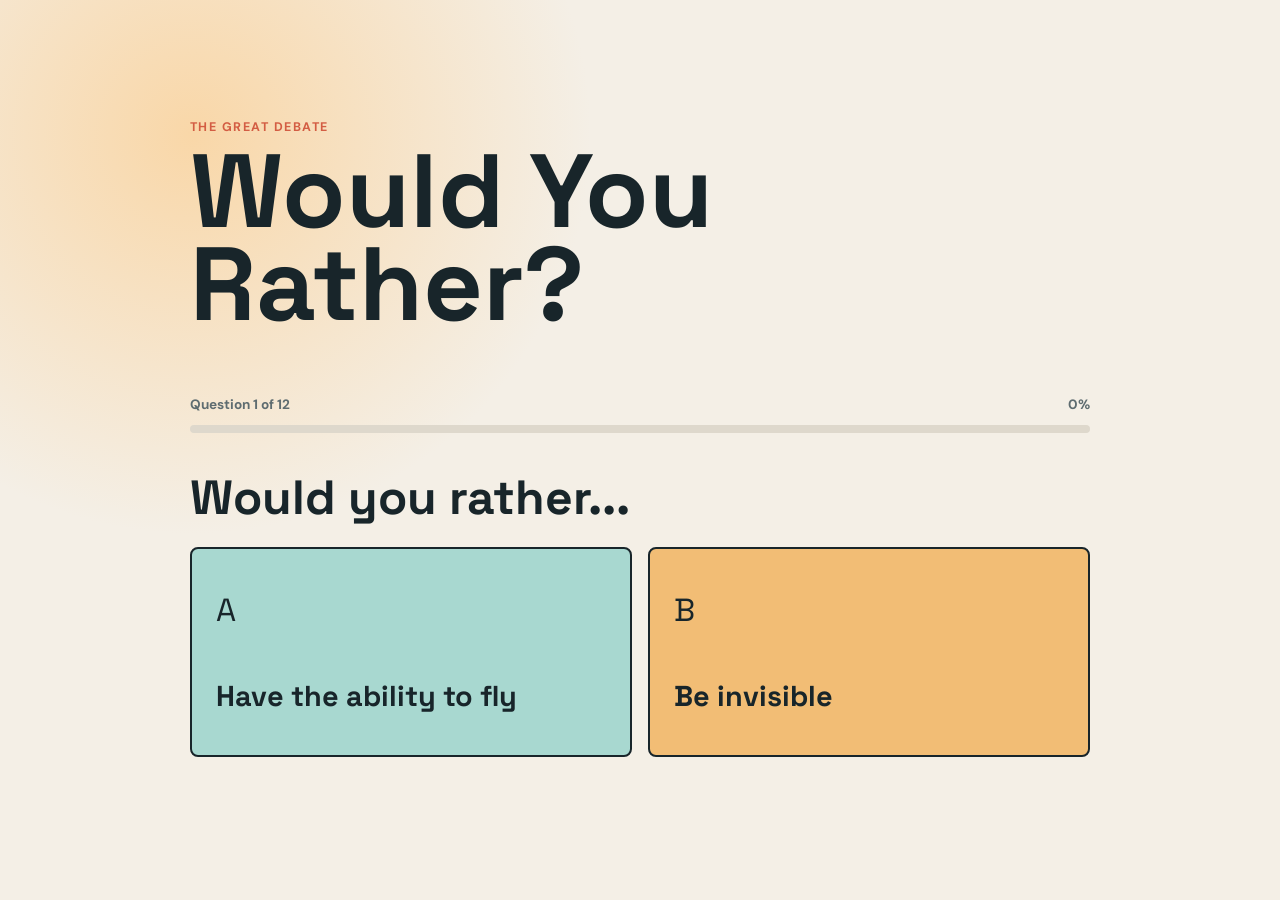
<file: Would You Rather/index.html>
<!DOCTYPE html>
<html lang="en">
<head>
    <meta charset="UTF-8">
    <meta name="viewport" content="width=device-width, initial-scale=1.0">
    <title>Would You Rather</title>
    <link rel="stylesheet" href="style.css">
</head>
<body>
    <main class="game-shell">
        <p class="eyebrow">The great debate</p>
        <h1>Would You Rather?</h1>

        <section id="gameScreen" class="game-screen" aria-live="polite">
            <div class="progress-row">
                <span id="questionCounter">Question 1 of 12</span>
                <span id="progressPercent">0%</span>
            </div>
            <div class="progress-track" aria-hidden="true">
                <div id="progressBar" class="progress-bar"></div>
            </div>
            <h2 id="questionPrompt">Pick your side.</h2>
            <div class="options">
                <button id="optionA" class="option option-a" type="button">
                    <span class="option-label">A</span>
                    <span id="optionAText">Option A</span>
                </button>
                <button id="optionB" class="option option-b" type="button">
                    <span class="option-label">B</span>
                    <span id="optionBText">Option B</span>
                </button>
            </div>
        </section>

        <section id="resultsScreen" class="results-screen" hidden aria-live="polite">
            <p class="eyebrow">Final verdict</p>
            <h2>You made it through all the debates.</h2>
            <p id="resultsSummary"></p>
            <button id="restartButton" class="restart-button" type="button">Play again</button>
        </section>
    </main>

    <script src="app.js"></script>
</body>
</html>
</file>
<file: Would You Rather/style.css>
@import url('https://fonts.googleapis.com/css2?family=DM+Sans:wght@400;500;700&family=Space+Grotesk:wght@500;700&display=swap');

:root {
	color: #18252a;
	background: #f4efe6;
	font-family: 'DM Sans', sans-serif;
}

* { box-sizing: border-box; }

body {
	min-height: 100vh;
	margin: 0;
	display: grid;
	place-items: center;
	background: radial-gradient(circle at 15% 15%, #f9d7a8 0, transparent 30%), #f4efe6;
}

.game-shell {
	width: min(100% - 2rem, 900px);
	padding: 3rem 0;
}

.eyebrow {
	margin: 0 0 .6rem;
	color: #d35d43;
	font-size: .78rem;
	font-weight: 700;
	letter-spacing: .12em;
	text-transform: uppercase;
}

h1, h2 { font-family: 'Space Grotesk', sans-serif; }
h1 { max-width: 600px; margin: 0 0 2.5rem; font-size: clamp(3rem, 9vw, 6.5rem); line-height: .9; letter-spacing: 0; }
h2 { margin: 2.5rem 0 1.5rem; font-size: clamp(1.8rem, 4vw, 3rem); line-height: 1.05; }

.game-screen, .results-screen { padding: 1.5rem 0; }
.progress-row { display: flex; justify-content: space-between; color: #5e6c70; font-size: .85rem; font-weight: 700; }
.progress-track { height: 8px; margin-top: .75rem; overflow: hidden; background: #ded8cc; border-radius: 8px; }
.progress-bar { width: 0; height: 100%; background: #d35d43; transition: width .3s ease; }
.options { display: grid; grid-template-columns: repeat(2, minmax(0, 1fr)); gap: 1rem; }
.option { min-height: 210px; padding: 1.5rem; border: 2px solid #18252a; border-radius: 8px; color: #18252a; cursor: pointer; text-align: left; transition: transform .2s ease, box-shadow .2s ease, background .2s ease; }
.option:hover, .option:focus-visible { transform: translateY(-5px); box-shadow: 7px 7px 0 #18252a; outline: none; }
.option-a { background: #a8d8d0; }
.option-b { background: #f2bd75; }
.option-label { display: block; margin-bottom: 3rem; font-family: 'Space Grotesk', sans-serif; font-size: 2rem; }
.option span:last-child { display: block; font-family: 'Space Grotesk', sans-serif; font-size: clamp(1.2rem, 3vw, 1.8rem); font-weight: 700; }
.option.selected { background: #fffaf1; }
.option:disabled { cursor: default; }
.restart-button { padding: .9rem 1.2rem; border: 2px solid #18252a; border-radius: 8px; background: #d35d43; color: #fffaf1; font: inherit; font-weight: 700; cursor: pointer; }
.restart-button:hover, .restart-button:focus-visible { box-shadow: 5px 5px 0 #18252a; outline: none; }

@media (max-width: 620px) {
	.game-shell { padding: 2rem 0; }
	h1 { margin-bottom: 1.5rem; }
	h2 { margin-top: 2rem; }
	.options { grid-template-columns: 1fr; }
	.option { min-height: 145px; }
	.option-label { margin-bottom: 1.25rem; }
}
</file>
